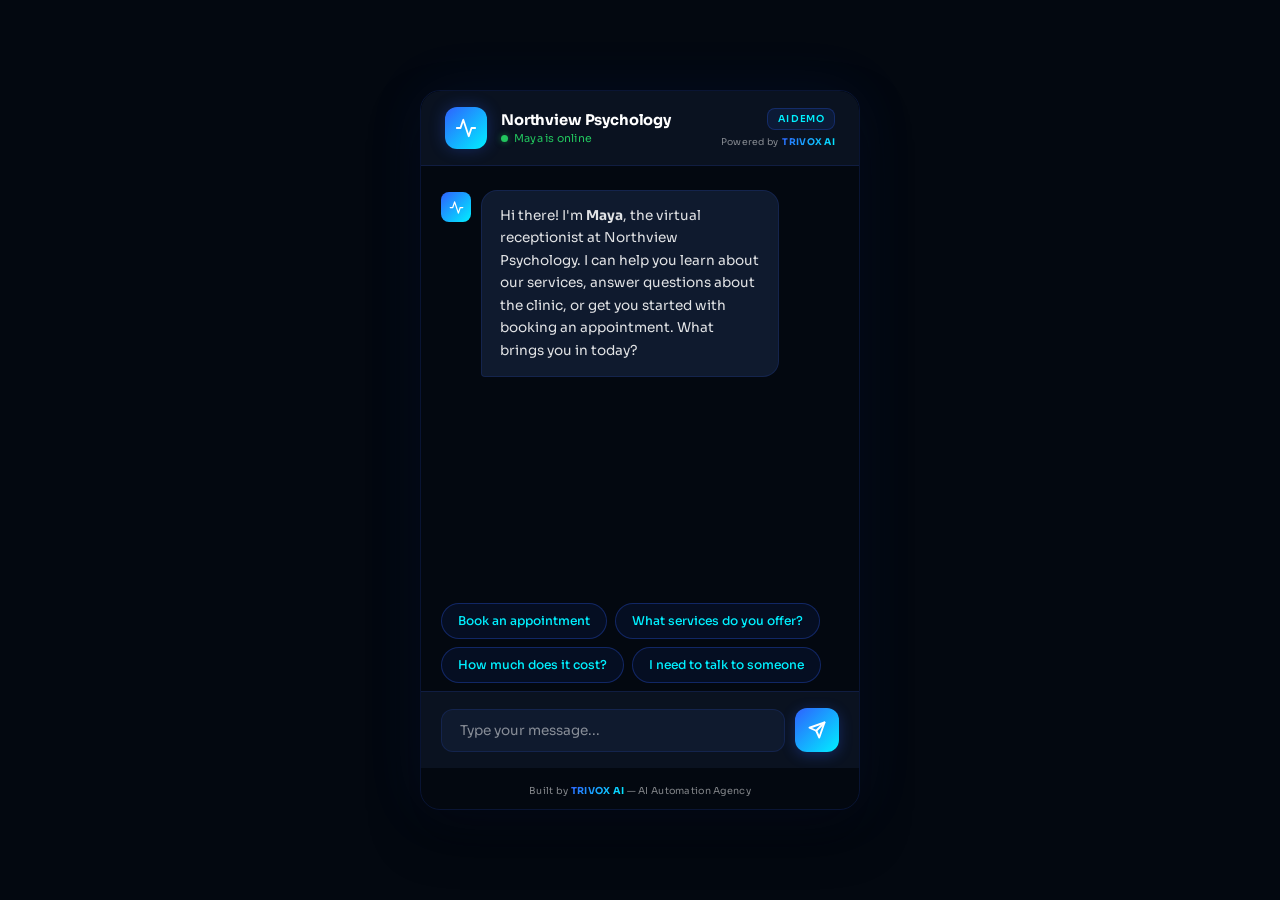
<file: clinic-chatbot.html>
<!DOCTYPE html>
<html lang="en">
<head>
    <meta charset="UTF-8">
    <meta name="viewport" content="width=device-width, initial-scale=1.0, maximum-scale=1.0, user-scalable=no">
    <title>Northview Psychology — AI Receptionist</title>
    <link rel="icon" type="image/png" sizes="32x32" href="assets/favicon.png">
    <link rel="preconnect" href="https://fonts.googleapis.com">
    <link rel="preconnect" href="https://fonts.gstatic.com" crossorigin>
    <link href="https://fonts.googleapis.com/css2?family=Sora:wght@300;400;500;600;700&display=swap" rel="stylesheet">
    <style>
        *, *::before, *::after { margin: 0; padding: 0; box-sizing: border-box; }

        :root {
            --bg: #030810;
            --surface: #0a1220;
            --surface-2: #0f1a2e;
            --blue: #2E61FE;
            --cyan: #00F0FF;
            --border: rgba(46, 97, 254, 0.15);
            --text: #ffffff;
            --text-muted: rgba(255,255,255,0.5);
            --green: #22C55E;
        }

        html, body {
            height: 100%;
            overflow: hidden;
        }

        body {
            font-family: 'Sora', sans-serif;
            background: var(--bg);
            color: var(--text);
            display: flex;
            flex-direction: column;
        }

        /* ═══════ HEADER ═══════ */
        .chat-header {
            padding: 16px 24px;
            background: var(--surface);
            border-bottom: 1px solid var(--border);
            display: flex;
            align-items: center;
            gap: 14px;
            flex-shrink: 0;
        }

        .chat-avatar {
            width: 42px;
            height: 42px;
            border-radius: 12px;
            background: linear-gradient(135deg, var(--blue), var(--cyan));
            display: flex;
            align-items: center;
            justify-content: center;
            flex-shrink: 0;
            box-shadow: 0 0 16px rgba(46, 97, 254, 0.3);
        }

        .chat-avatar svg { width: 22px; height: 22px; }

        .chat-header-info { flex: 1; }

        .chat-header-name {
            font-size: 0.92rem;
            font-weight: 700;
            letter-spacing: -0.01em;
        }

        .chat-header-status {
            display: flex;
            align-items: center;
            gap: 6px;
            margin-top: 2px;
        }

        .status-dot {
            width: 7px;
            height: 7px;
            border-radius: 50%;
            background: var(--green);
            box-shadow: 0 0 6px rgba(34, 197, 94, 0.5);
            animation: pulse 2s ease-in-out infinite;
        }

        @keyframes pulse {
            0%, 100% { opacity: 1; }
            50% { opacity: 0.5; }
        }

        .chat-header-status span {
            font-size: 0.68rem;
            font-weight: 400;
            color: var(--green);
            letter-spacing: 0.02em;
        }

        .chat-header-badge {
            padding: 4px 10px;
            background: rgba(46, 97, 254, 0.1);
            border: 1px solid rgba(46, 97, 254, 0.25);
            border-radius: 8px;
            font-size: 0.6rem;
            font-weight: 600;
            color: var(--cyan);
            letter-spacing: 0.04em;
            text-transform: uppercase;
        }

        .powered-by {
            font-size: 0.58rem;
            color: var(--text-muted);
            letter-spacing: 0.03em;
            display: flex;
            align-items: center;
            gap: 4px;
        }

        .powered-by strong {
            font-weight: 700;
            background: linear-gradient(135deg, var(--blue), var(--cyan));
            -webkit-background-clip: text;
            -webkit-text-fill-color: transparent;
            background-clip: text;
        }

        /* ═══════ MESSAGES AREA ═══════ */
        .chat-messages {
            flex: 1;
            overflow-y: auto;
            padding: 24px 20px;
            display: flex;
            flex-direction: column;
            gap: 16px;
            scroll-behavior: smooth;
        }

        .chat-messages::-webkit-scrollbar { width: 4px; }
        .chat-messages::-webkit-scrollbar-track { background: transparent; }
        .chat-messages::-webkit-scrollbar-thumb { background: rgba(46, 97, 254, 0.2); border-radius: 4px; }

        .msg {
            display: flex;
            gap: 10px;
            max-width: 85%;
            animation: msgIn 0.3s ease;
        }

        @keyframes msgIn {
            from { opacity: 0; transform: translateY(10px); }
            to { opacity: 1; transform: translateY(0); }
        }

        .msg--bot { align-self: flex-start; }
        .msg--user { align-self: flex-end; flex-direction: row-reverse; }

        .msg-avatar {
            width: 30px;
            height: 30px;
            border-radius: 8px;
            flex-shrink: 0;
            display: flex;
            align-items: center;
            justify-content: center;
            margin-top: 2px;
        }

        .msg--bot .msg-avatar {
            background: linear-gradient(135deg, var(--blue), var(--cyan));
        }

        .msg--user .msg-avatar {
            background: rgba(46, 97, 254, 0.2);
            border: 1px solid rgba(46, 97, 254, 0.3);
        }

        .msg-avatar svg { width: 15px; height: 15px; }

        .msg-bubble {
            padding: 14px 18px;
            border-radius: 16px;
            font-size: 0.85rem;
            line-height: 1.65;
            font-weight: 400;
        }

        .msg--bot .msg-bubble {
            background: var(--surface-2);
            border: 1px solid var(--border);
            border-bottom-left-radius: 4px;
            color: rgba(255,255,255,0.88);
        }

        .msg--user .msg-bubble {
            background: linear-gradient(135deg, var(--blue), #1a4bcc);
            border-bottom-right-radius: 4px;
            color: #fff;
        }

        /* Typing indicator */
        .typing {
            display: flex;
            gap: 4px;
            padding: 16px 20px;
        }

        .typing span {
            width: 7px;
            height: 7px;
            border-radius: 50%;
            background: rgba(255,255,255,0.3);
            animation: typeDot 1.4s ease-in-out infinite;
        }

        .typing span:nth-child(2) { animation-delay: 0.2s; }
        .typing span:nth-child(3) { animation-delay: 0.4s; }

        @keyframes typeDot {
            0%, 60%, 100% { transform: translateY(0); opacity: 0.3; }
            30% { transform: translateY(-6px); opacity: 1; }
        }

        /* Quick replies */
        .quick-replies {
            display: flex;
            flex-wrap: wrap;
            gap: 8px;
            padding: 0 20px 8px;
            animation: msgIn 0.4s ease;
        }

        .quick-btn {
            padding: 9px 16px;
            background: rgba(46, 97, 254, 0.08);
            border: 1px solid rgba(46, 97, 254, 0.3);
            border-radius: 20px;
            color: var(--cyan);
            font-family: 'Sora', sans-serif;
            font-size: 0.76rem;
            font-weight: 500;
            cursor: pointer;
            transition: all 0.2s ease;
            white-space: nowrap;
        }

        .quick-btn:hover {
            background: rgba(46, 97, 254, 0.18);
            border-color: var(--cyan);
            transform: translateY(-1px);
        }

        .quick-btn:active { transform: scale(0.97); }

        /* ═══════ INPUT AREA ═══════ */
        .chat-input-area {
            padding: 16px 20px;
            background: var(--surface);
            border-top: 1px solid var(--border);
            display: flex;
            gap: 10px;
            align-items: center;
            flex-shrink: 0;
        }

        .chat-input {
            flex: 1;
            padding: 12px 18px;
            background: var(--surface-2);
            border: 1px solid var(--border);
            border-radius: 12px;
            color: var(--text);
            font-family: 'Sora', sans-serif;
            font-size: 0.85rem;
            font-weight: 400;
            outline: none;
            transition: border-color 0.2s ease;
        }

        .chat-input::placeholder { color: var(--text-muted); }

        .chat-input:focus { border-color: var(--blue); }

        .chat-send {
            width: 44px;
            height: 44px;
            border-radius: 12px;
            background: linear-gradient(135deg, var(--blue), var(--cyan));
            border: none;
            cursor: pointer;
            display: flex;
            align-items: center;
            justify-content: center;
            flex-shrink: 0;
            transition: opacity 0.2s, transform 0.2s;
            box-shadow: 0 3px 14px rgba(46, 97, 254, 0.3);
        }

        .chat-send:hover { opacity: 0.9; transform: translateY(-1px); }
        .chat-send:active { transform: scale(0.95); }
        .chat-send:disabled { opacity: 0.4; cursor: not-allowed; transform: none; }

        .chat-send svg { width: 18px; height: 18px; }

        /* ═══════ FOOTER ═══════ */
        .chat-footer {
            padding: 10px 20px;
            text-align: center;
            flex-shrink: 0;
        }

        .chat-footer a {
            font-size: 0.6rem;
            color: var(--text-muted);
            text-decoration: none;
            letter-spacing: 0.03em;
            transition: color 0.2s;
        }

        .chat-footer a strong {
            font-weight: 700;
            background: linear-gradient(135deg, var(--blue), var(--cyan));
            -webkit-background-clip: text;
            -webkit-text-fill-color: transparent;
            background-clip: text;
        }

        .chat-footer a:hover { color: rgba(255,255,255,0.7); }

        /* ═══════ RESPONSIVE ═══════ */
        @media (min-width: 600px) {
            body {
                align-items: center;
                justify-content: center;
                padding: 24px;
                background: var(--bg);
            }

            .chat-container {
                width: 440px;
                height: min(720px, 90vh);
                border-radius: 20px;
                border: 1px solid var(--border);
                overflow: hidden;
                display: flex;
                flex-direction: column;
                box-shadow:
                    0 0 60px rgba(46, 97, 254, 0.08),
                    0 25px 50px rgba(0,0,0,0.4);
            }

            .chat-header { border-radius: 20px 20px 0 0; }
        }

        @media (max-width: 599px) {
            .chat-container {
                width: 100%;
                height: 100%;
                display: flex;
                flex-direction: column;
            }
        }
    </style>
</head>
<body>

<div class="chat-container">
    <!-- HEADER -->
    <div class="chat-header">
        <div class="chat-avatar">
            <svg viewBox="0 0 24 24" fill="none" stroke="white" stroke-width="2" stroke-linecap="round" stroke-linejoin="round">
                <path d="M22 12h-4l-3 9L9 3l-3 9H2"/>
            </svg>
        </div>
        <div class="chat-header-info">
            <div class="chat-header-name">Northview Psychology</div>
            <div class="chat-header-status">
                <div class="status-dot"></div>
                <span>Maya is online</span>
            </div>
        </div>
        <div style="display:flex;flex-direction:column;align-items:flex-end;gap:6px;">
            <div class="chat-header-badge">AI Demo</div>
            <div class="powered-by">Powered by <strong>TRIVOX AI</strong></div>
        </div>
    </div>

    <!-- MESSAGES -->
    <div class="chat-messages" id="messages"></div>

    <!-- QUICK REPLIES -->
    <div class="quick-replies" id="quickReplies"></div>

    <!-- INPUT -->
    <div class="chat-input-area">
        <input type="text" class="chat-input" id="chatInput" placeholder="Type your message..." autocomplete="off">
        <button class="chat-send" id="sendBtn" aria-label="Send">
            <svg viewBox="0 0 24 24" fill="none" stroke="white" stroke-width="2.5" stroke-linecap="round" stroke-linejoin="round">
                <line x1="22" y1="2" x2="11" y2="13"/>
                <polygon points="22 2 15 22 11 13 2 9 22 2"/>
            </svg>
        </button>
    </div>

    <!-- FOOTER -->
    <div class="chat-footer">
        <a href="https://trivox.ca" target="_blank">Built by <strong>TRIVOX AI</strong> — AI Automation Agency</a>
    </div>
</div>

<script>
    const messagesEl = document.getElementById('messages');
    const quickRepliesEl = document.getElementById('quickReplies');
    const chatInput = document.getElementById('chatInput');
    const sendBtn = document.getElementById('sendBtn');

    let isTyping = false;

    const BOT_AVATAR = `<div class="msg-avatar"><svg viewBox="0 0 24 24" fill="none" stroke="white" stroke-width="2" stroke-linecap="round" stroke-linejoin="round"><path d="M22 12h-4l-3 9L9 3l-3 9H2"/></svg></div>`;
    const USER_AVATAR = `<div class="msg-avatar"><svg viewBox="0 0 24 24" fill="none" stroke="white" stroke-width="2" stroke-linecap="round" stroke-linejoin="round"><path d="M20 21v-2a4 4 0 0 0-4-4H8a4 4 0 0 0-4 4v2"/><circle cx="12" cy="7" r="4"/></svg></div>`;

    function addMessage(text, sender) {
        const div = document.createElement('div');
        div.className = `msg msg--${sender}`;
        div.innerHTML = `${sender === 'bot' ? BOT_AVATAR : USER_AVATAR}<div class="msg-bubble">${text}</div>`;
        messagesEl.appendChild(div);
        messagesEl.scrollTop = messagesEl.scrollHeight;
    }

    function showTyping() {
        const div = document.createElement('div');
        div.className = 'msg msg--bot';
        div.id = 'typingIndicator';
        div.innerHTML = `${BOT_AVATAR}<div class="msg-bubble"><div class="typing"><span></span><span></span><span></span></div></div>`;
        messagesEl.appendChild(div);
        messagesEl.scrollTop = messagesEl.scrollHeight;
    }

    function removeTyping() { const el = document.getElementById('typingIndicator'); if (el) el.remove(); }

    function hideQuickReplies() { quickRepliesEl.innerHTML = ''; }

    function showQuickReplies(options) {
        quickRepliesEl.innerHTML = options.map(o => `<button class="quick-btn">${o}</button>`).join('');
        quickRepliesEl.querySelectorAll('.quick-btn').forEach(btn => {
            btn.addEventListener('click', () => sendMessage(btn.textContent));
        });
    }

    // ═══════════════════════════════════════════════════════
    // CONVERSATION STATE MACHINE
    // Tracks context, remembers what was discussed,
    // handles multi-turn booking flows, and responds
    // contextually based on the full conversation state.
    // ═══════════════════════════════════════════════════════

    const ctx = {
        state: 'idle',          // idle | booking_name | booking_type | booking_time | booking_slot | booking_confirm | post_booking
        name: '',
        serviceInterest: '',
        selectedDate: '',
        selectedTime: '',
        discussed: new Set(),
        turnCount: 0,
        lastTopic: '',
    };

    // ─── Real Date/Time Scheduling Engine ───
    const DAYS = ['Sunday','Monday','Tuesday','Wednesday','Thursday','Friday','Saturday'];
    const MONTHS = ['January','February','March','April','May','June','July','August','September','October','November','December'];

    // Slots: standard 9-5 Mon-Fri, extended Tue/Thu to 8pm
    const SLOT_TIMES = {
        morning:   ['9:00 AM', '9:30 AM', '10:00 AM', '10:30 AM', '11:00 AM', '11:30 AM'],
        afternoon: ['1:00 PM', '1:30 PM', '2:00 PM', '2:30 PM', '3:00 PM', '3:30 PM'],
        evening:   ['6:00 PM', '6:30 PM', '7:00 PM', '7:30 PM'],
    };

    // Seed random "taken" slots so it feels like a real calendar
    const takenSeed = Math.floor(Date.now() / 86400000);
    function pseudoRandom(seed) { let x = Math.sin(seed) * 10000; return x - Math.floor(x); }
    function isSlotTaken(dayOffset, slotIndex) { return pseudoRandom(takenSeed + dayOffset * 100 + slotIndex) < 0.35; }

    function formatDate(d) {
        return `${DAYS[d.getDay()]}, ${MONTHS[d.getMonth()]} ${d.getDate()}`;
    }

    function formatDateShort(d) {
        return `${DAYS[d.getDay()].slice(0,3)}, ${MONTHS[d.getMonth()].slice(0,3)} ${d.getDate()}`;
    }

    function getNextBusinessDays(count) {
        const days = [];
        const now = new Date();
        let d = new Date(now);
        d.setDate(d.getDate() + 1); // start from tomorrow
        while (days.length < count) {
            const dow = d.getDay();
            if (dow >= 1 && dow <= 5) { // Mon-Fri
                days.push(new Date(d));
            }
            d.setDate(d.getDate() + 1);
        }
        return days;
    }

    function getAvailableSlots(date) {
        const dow = date.getDay();
        const dayOffset = Math.floor((date - new Date()) / 86400000);
        const hasEvening = (dow === 2 || dow === 4); // Tue, Thu

        const slots = [];
        let idx = 0;

        ['morning', 'afternoon'].forEach(period => {
            SLOT_TIMES[period].forEach(time => {
                if (!isSlotTaken(dayOffset, idx)) {
                    slots.push({ time, period });
                }
                idx++;
            });
        });

        if (hasEvening) {
            SLOT_TIMES.evening.forEach(time => {
                if (!isSlotTaken(dayOffset, idx)) {
                    slots.push({ time, period: 'evening' });
                }
                idx++;
            });
        }

        return slots;
    }

    function buildDatePickerMessage() {
        const days = getNextBusinessDays(5);
        let html = `Which day works best for you, ${ctx.name}? Here are the next available dates:<br><br>`;
        days.forEach((d, i) => {
            const slots = getAvailableSlots(d);
            const morn = slots.filter(s => s.period === 'morning').length;
            const aft = slots.filter(s => s.period === 'afternoon').length;
            const eve = slots.filter(s => s.period === 'evening').length;
            const parts = [];
            if (morn) parts.push(`${morn} morning`);
            if (aft) parts.push(`${aft} afternoon`);
            if (eve) parts.push(`${eve} evening`);
            html += `📅 <strong>${formatDate(d)}</strong> — ${parts.join(', ')} slots<br>`;
        });
        html += `<br>Pick a day, or tell me your preference and I'll find the best fit.`;

        const quickDates = days.slice(0, 4).map(d => formatDateShort(d));
        return { html, quickDates };
    }

    function buildTimeSlotMessage(date) {
        const slots = getAvailableSlots(date);
        if (slots.length === 0) return { html: `Unfortunately, ${formatDate(date)} is fully booked. Would you like to try a different day?`, quickTimes: ['Pick another day'] };

        let html = `Here are the available times for <strong>${formatDate(date)}</strong>:<br><br>`;

        const morning = slots.filter(s => s.period === 'morning');
        const afternoon = slots.filter(s => s.period === 'afternoon');
        const evening = slots.filter(s => s.period === 'evening');

        if (morning.length) html += `🌅 <strong>Morning:</strong> ${morning.map(s => s.time).join(' · ')}<br>`;
        if (afternoon.length) html += `☀️ <strong>Afternoon:</strong> ${afternoon.map(s => s.time).join(' · ')}<br>`;
        if (evening.length) html += `🌙 <strong>Evening:</strong> ${evening.map(s => s.time).join(' · ')}<br>`;

        html += `<br>Which time works for you?`;

        // Pick 3-4 representative slots for quick replies
        const picks = [];
        if (morning.length) picks.push(morning[0].time);
        if (afternoon.length) picks.push(afternoon[0].time);
        if (evening.length) picks.push(evening[0].time);
        if (afternoon.length > 1) picks.push(afternoon[afternoon.length - 1].time);

        return { html, quickTimes: picks.slice(0, 4) };
    }

    function parseDateFromInput(input) {
        const m = input.toLowerCase();
        const days = getNextBusinessDays(10);

        // Match specific day names
        const dayMap = { mon: 1, tue: 2, wed: 3, thu: 4, fri: 5 };
        for (const [key, dow] of Object.entries(dayMap)) {
            if (m.includes(key)) {
                return days.find(d => d.getDay() === dow) || null;
            }
        }

        // Match quick reply format "Mon, Apr 2" etc
        for (const d of days) {
            if (m.includes(formatDateShort(d).toLowerCase())) return d;
            if (m.includes(d.getDate().toString()) && m.includes(MONTHS[d.getMonth()].toLowerCase().slice(0,3))) return d;
        }

        // "tomorrow"
        if (m.includes('tomorrow')) {
            const tom = new Date(); tom.setDate(tom.getDate() + 1);
            if (tom.getDay() >= 1 && tom.getDay() <= 5) return tom;
            return days[0]; // next business day
        }

        // "next week"
        if (m.includes('next week')) return days.find(d => d.getDay() === 1) || days[4]; // next monday

        // "this week"
        if (m.includes('this week')) return days[0];

        // Fallback: first available
        return days[0];
    }

    function parseTimeFromInput(input) {
        // Match times like "9:00 AM", "2:30 PM", "10 am", "3pm"
        const match = input.match(/(\d{1,2}):?(\d{2})?\s*(am|pm)/i);
        if (match) {
            let h = parseInt(match[1]);
            const min = match[2] || '00';
            const ampm = match[3].toUpperCase();
            return `${h}:${min} ${ampm}`;
        }
        return input.trim();
    }

    // Intent detection — returns the BEST intent for the message given current context
    function detectIntent(msg) {
        const m = msg.toLowerCase();

        // Crisis — always top priority
        if (/\b(suicid|kill myself|end it all|don'?t want to live|harm myself|self.?harm|crisis|emergency)\b/.test(m)) return 'crisis';

        // Context-aware: if we're in a booking flow, interpret input as booking data
        if (ctx.state === 'booking_name') return 'provide_name';
        if (ctx.state === 'booking_type') {
            // User might pick a service OR say something else
            if (/\b(individual|therapy|counseling|counsel|couples?|assessment|adhd|neuropsych|depress|anxi)\b/.test(m)) return 'provide_service';
            if (/\b(not sure|don'?t know|help me decide|recommend|which one|unsure)\b/.test(m)) return 'need_recommendation';
            return 'provide_service'; // treat free text as their concern
        }
        if (ctx.state === 'booking_time') return 'provide_date';
        if (ctx.state === 'booking_slot') return 'provide_time_slot';
        if (ctx.state === 'booking_confirm') {
            if (/\b(yes|yeah|yep|sure|confirm|perfect|great|looks good|correct|that'?s right)\b/.test(m)) return 'confirm_yes';
            if (/\b(no|change|wrong|different|actually|wait)\b/.test(m)) return 'confirm_no';
            return 'confirm_yes'; // default to yes for ambiguous
        }

        // Affirmative responses (yes, sure, ok) — context-dependent
        if (/^(yes|yeah|yep|sure|ok|okay|please|absolutely|definitely|let'?s do it|go ahead|sign me up)[\s!.]*$/i.test(m)) {
            if (ctx.lastTopic === 'services') return 'book';
            if (ctx.lastTopic === 'insurance') return 'book';
            if (ctx.lastTopic === 'anxiety' || ctx.lastTopic === 'couples' || ctx.lastTopic === 'assessment') return 'book';
            if (ctx.lastTopic === 'urgent') return 'book';
            return 'book'; // default: they want to proceed
        }

        // Negative / decline
        if (/^(no|nah|not really|no thanks|i'?m good|not now|maybe later)[\s!.]*$/i.test(m)) return 'decline';

        // Booking intent
        if (/\b(book|appointment|schedule|sign up|set up|reserve|slot|opening|available|availability|when can|see a therapist|see someone)\b/.test(m)) return 'book';

        // Time/availability questions (outside booking flow)
        if (/\b(time|when|hour|morning|afternoon|evening|today|tomorrow|this week|next week|monday|tuesday|wednesday|thursday|friday|saturday|weekend)\b/.test(m)) {
            if (ctx.discussed.has('booking_started')) return 'provide_time';
            return 'availability';
        }

        // Services
        if (/\b(service|offer|provide|what do you do|help with|specializ|treat|what kind|types of)\b/.test(m)) return 'services';

        // Insurance / cost
        if (/\b(insurance|cover|cost|price|fee|pay|afford|accept|ohip|benefit|how much|expensive|rate|sliding scale)\b/.test(m)) return 'insurance';

        // Talk to someone urgently
        if (/\b(talk to someone|speak.*someone|urgent|right away|asap|immediate|need help now|can'?t wait)\b/.test(m)) return 'urgent';

        // Anxiety / depression / mental health
        if (/\b(anxi|depress|stress|overwhelm|panic|worry|sad|burnout|lonely|mental health|struggling|not okay|feeling down|can'?t cope)\b/.test(m)) return 'anxiety';

        // Couples
        if (/\b(couple|relationship|partner|marriage|spouse|wife|husband|boyfriend|girlfriend|together|fighting|communication)\b/.test(m)) return 'couples';

        // Assessment / ADHD
        if (/\b(assess|adhd|evaluation|diagnos|testing|neuropsych|learning dis|autism|asd|cognitive)\b/.test(m)) return 'assessment';

        // Location / hours
        if (/\b(where|location|address|office|directions?|find you|parking|transit)\b/.test(m)) return 'location';
        if (/\b(hours?|open|close|weekend|saturday|sunday)\b/.test(m)) return 'hours';

        // Virtual / online
        if (/\b(virtual|online|remote|telehealth|video|zoom|phone|from home)\b/.test(m)) return 'virtual';

        // What to expect
        if (/\b(expect|first session|first time|how does it work|what happen|prepare|new patient|never been)\b/.test(m)) return 'expect';

        // Duration
        if (/\b(how long|duration|how many session|timeline|weeks|months|quick fix)\b/.test(m)) return 'duration';

        // Therapy types
        if (/\b(cbt|cognitive behav|dbt|therapy type|approach|method|emdr|psychodynamic)\b/.test(m)) return 'therapy_types';

        // Therapist info
        if (/\b(therapist|psychologist|counselor|doctor|who will|qualif|credential|experience|team)\b/.test(m)) return 'therapists';

        // Thanks / goodbye
        if (/\b(thank|thanks|bye|goodbye|that'?s all|that'?s it|no more|have a good|take care)\b/.test(m)) return 'goodbye';

        // Greetings
        if (/^(hi|hello|hey|good morning|good afternoon|good evening|sup|yo|hola)[\s!.]*$/i.test(m)) return 'greeting';

        // How are you / small talk
        if (/\b(how are you|what'?s up|how'?s it going)\b/.test(m)) return 'smalltalk';

        // Catch questions about the bot
        if (/\b(are you real|are you a bot|are you ai|human|real person|are you a person)\b/.test(m)) return 'about_bot';

        return 'unknown';
    }

    // Generate response based on intent + conversation context
    function getReply(input) {
        const intent = detectIntent(input);
        ctx.turnCount++;

        let text = '';
        let quickReplies = null;

        switch (intent) {

        case 'crisis':
            text = "I hear you, and I want you to know that you're not alone. Please reach out to the <strong>988 Suicide & Crisis Lifeline</strong> — call or text <strong>988</strong>, available 24/7. If you're in immediate danger, call 911. Our clinical team is also here for you whenever you're ready to talk.";
            quickReplies = ['I want to book a session', 'Tell me about your services'];
            break;

        case 'greeting':
            text = "Hey there! Welcome to Northview Psychology. I'm Maya, your virtual receptionist. I can help you learn about our services, answer your questions, or get you set up with an appointment. What brings you in today?";
            quickReplies = ['I want to book a session', 'What services do you offer?', 'How much does it cost?', 'I need to talk to someone'];
            break;

        case 'smalltalk':
            text = "I'm doing great, thanks for asking! More importantly — how can I help you today? Whether you have questions about our clinic or want to set something up, I'm here for you.";
            quickReplies = ['I want to book a session', 'What services do you offer?'];
            break;

        case 'about_bot':
            text = "I'm Maya, an AI receptionist powered by TRIVOX AI. I'm here to help you navigate Northview Psychology's services, answer your questions, and get you started with booking. For clinical questions, our licensed psychologists will be your go-to!";
            quickReplies = ['Book an appointment', 'What services do you offer?'];
            break;

        case 'book':
            ctx.state = 'booking_name';
            ctx.discussed.add('booking_started');
            ctx.lastTopic = 'booking';
            text = "I'd love to help you book a session! Let's get you set up. First — what's your name?";
            break;

        case 'provide_name':
            ctx.name = input.trim().replace(/^(my name is |i'm |i am |it's |call me )/i, '').replace(/[.!]$/, '').trim();
            // Capitalize first letter of each word
            ctx.name = ctx.name.split(' ').map(w => w.charAt(0).toUpperCase() + w.slice(1).toLowerCase()).join(' ');
            ctx.state = 'booking_type';
            text = `Nice to meet you, ${ctx.name}! What are you looking to come in for? For example: individual therapy, couples counseling, a psychological assessment — or if you're not sure, just tell me what you're going through and I'll point you in the right direction.`;
            quickReplies = ['Individual therapy', 'Couples counseling', 'Psychological assessment', "I'm not sure yet"];
            break;

        case 'provide_service':
            ctx.serviceInterest = input.trim();
            ctx.state = 'booking_time';
            const m = input.toLowerCase();
            let service = ctx.serviceInterest;
            if (/individual|therapy|depress|anxi|stress|trauma/.test(m)) service = 'Individual Therapy';
            else if (/couple|relationship|partner|marriage/.test(m)) service = 'Couples Counseling';
            else if (/assess|adhd|neuropsych|testing|diagnos|autism/.test(m)) service = 'Psychological Assessment';
            else service = 'Individual Therapy';
            ctx.serviceInterest = service;
            const duration = service === 'Couples Counseling' ? '75 min' : '50 min';
            const datePicker = buildDatePickerMessage();
            text = `Great — I'll set you up for <strong>${service}</strong> (${duration} session).<br><br>${datePicker.html}`;
            quickReplies = datePicker.quickDates;
            break;

        case 'need_recommendation':
            ctx.state = 'booking_type';
            text = `No worries at all, ${ctx.name} — that's completely normal. Can you tell me a little about what's been going on? For example, are you dealing with stress or anxiety, relationship challenges, difficulty focusing, or something else? That'll help me point you to the right service.`;
            break;

        case 'provide_date': {
            const pickedDate = parseDateFromInput(input);
            ctx.selectedDate = pickedDate;
            ctx.state = 'booking_slot';
            const slotInfo = buildTimeSlotMessage(pickedDate);
            text = slotInfo.html;
            quickReplies = slotInfo.quickTimes;
            break;
        }

        case 'provide_time_slot': {
            ctx.selectedTime = parseTimeFromInput(input);
            if (input.toLowerCase().includes('another day') || input.toLowerCase().includes('pick another') || input.toLowerCase().includes('different day')) {
                ctx.state = 'booking_time';
                const dp = buildDatePickerMessage();
                text = `No problem! Let's pick a different day:<br><br>${dp.html}`;
                quickReplies = dp.quickDates;
                break;
            }
            ctx.state = 'booking_confirm';
            const dateStr = formatDate(ctx.selectedDate);
            const yr = ctx.selectedDate.getFullYear();
            text = `Perfect! Let me confirm your appointment:<br><br>
                📋 <strong>Patient:</strong> ${ctx.name}<br>
                🧠 <strong>Service:</strong> ${ctx.serviceInterest}<br>
                📅 <strong>Date:</strong> ${dateStr}, ${yr}<br>
                🕐 <strong>Time:</strong> ${ctx.selectedTime}<br>
                📍 <strong>Location:</strong> 320 Danforth Ave, Suite 210, Toronto<br><br>
                Shall I confirm this booking?`;
            quickReplies = ['Yes, confirm my booking', 'Change the time', 'Change the date'];
            break;
        }

        case 'confirm_yes': {
            ctx.state = 'post_booking';
            ctx.discussed.add('booked');
            const confDate = formatDate(ctx.selectedDate);
            const confYear = ctx.selectedDate.getFullYear();
            text = `Your appointment is confirmed! 🎉<br><br>
                ✅ <strong>${ctx.serviceInterest}</strong><br>
                📅 ${confDate}, ${confYear} at <strong>${ctx.selectedTime}</strong><br>
                📍 320 Danforth Ave, Suite 210, Toronto<br><br>
                ${ctx.name}, you'll receive a confirmation email shortly with intake forms and preparation details. Our team may also call to introduce your assigned therapist. Is there anything else I can help with?`;
            quickReplies = ['What should I expect?', 'Do you accept insurance?', "That's all, thanks!"];
            break;
        }

        case 'confirm_no': {
            const changeInput = input.toLowerCase();
            if (/time|slot|hour/.test(changeInput)) {
                ctx.state = 'booking_slot';
                const slotInfo2 = buildTimeSlotMessage(ctx.selectedDate);
                text = `Sure, let's pick a different time on <strong>${formatDate(ctx.selectedDate)}</strong>:<br><br>${slotInfo2.html}`;
                quickReplies = slotInfo2.quickTimes;
            } else if (/date|day/.test(changeInput)) {
                ctx.state = 'booking_time';
                const dp2 = buildDatePickerMessage();
                text = `No problem! Let's pick a different day:<br><br>${dp2.html}`;
                quickReplies = dp2.quickDates;
            } else if (/service|type/.test(changeInput)) {
                ctx.state = 'booking_type';
                text = `Sure thing! What service would you like instead?`;
                quickReplies = ['Individual therapy', 'Couples counseling', 'Psychological assessment'];
            } else {
                ctx.state = 'booking_type';
                text = `No problem! What would you like to change — the service, the date, or the time?`;
                quickReplies = ['Change the service', 'Change the date', 'Change the time'];
            }
            break;
        }

        case 'availability': {
            ctx.lastTopic = 'availability';
            const avDays = getNextBusinessDays(3);
            const avSummary = avDays.map(d => {
                const s = getAvailableSlots(d);
                return `<strong>${formatDateShort(d)}</strong>: ${s.length} slots open`;
            }).join('<br>');
            text = `Here's our current availability:<br><br>${avSummary}<br><br>We're open Monday–Friday 9am–6pm, with extended evening hours on Tuesdays & Thursdays. Would you like to book a specific time?`;
            quickReplies = ['Yes, book me in', 'Do you offer virtual sessions?'];
            break;
        }

        case 'services':
            ctx.lastTopic = 'services';
            ctx.discussed.add('services');
            text = `Here's what we offer at Northview Psychology:<br><br>
                🧠 <strong>Individual Therapy</strong> — anxiety, depression, trauma, life transitions, burnout<br>
                💑 <strong>Couples Counseling</strong> — communication, conflict, intimacy, pre-marital<br>
                📋 <strong>Psychological Assessments</strong> — ADHD, learning disabilities, diagnostic evals<br>
                🔬 <strong>Neuropsychological Evaluations</strong> — memory, cognition, brain injury<br><br>
                All sessions are available in-person or virtually. Which one sounds like what you're looking for?`;
            quickReplies = ['Individual therapy', 'Couples counseling', 'Assessments', 'How much does it cost?'];
            break;

        case 'insurance':
            ctx.lastTopic = 'insurance';
            ctx.discussed.add('insurance');
            text = `Great question! Here's a quick breakdown:<br><br>
                <strong>Individual Therapy:</strong> $200/session (50 min)<br>
                <strong>Couples Counseling:</strong> $250/session (75 min)<br>
                <strong>Assessments:</strong> starting at $2,500<br><br>
                We accept most major insurance plans, and sessions are covered under <strong>registered psychologist benefits</strong>. We also offer a <strong>free 15-minute consultation</strong> so you can meet your therapist first. Would you like to book one?`;
            quickReplies = ['Book a free consultation', 'What services do you offer?', 'Do you offer virtual?'];
            break;

        case 'urgent':
            ctx.lastTopic = 'urgent';
            text = `I understand you need to speak with someone soon, and I want to make sure you get the support you need. Our next available appointment is typically within 1-2 business days, and I can flag your request as <strong>priority</strong>. If this is a mental health emergency, please call 988 or go to your nearest emergency room. Would you like me to set up a priority appointment?`;
            quickReplies = ['Yes, priority appointment please', 'Tell me more about your services'];
            break;

        case 'anxiety':
            ctx.lastTopic = 'anxiety';
            ctx.discussed.add('anxiety');
            text = `I'm really glad you're reaching out — it takes strength to take that first step. Our therapists specialize in anxiety and depression treatment using proven approaches like <strong>CBT</strong> (Cognitive Behavioral Therapy) and <strong>DBT</strong> (Dialectical Behavior Therapy). Many clients notice meaningful progress within 6-8 sessions. Would you like to book an initial session?`;
            quickReplies = ['Yes, book a session', 'How much does it cost?', 'What is CBT?'];
            break;

        case 'couples':
            ctx.lastTopic = 'couples';
            ctx.discussed.add('couples');
            text = `Our couples counseling program helps partners strengthen communication, work through conflict, and rebuild trust. Sessions are 75 minutes, and our therapists use the <strong>Gottman Method</strong> and <strong>Emotionally Focused Therapy (EFT)</strong> — both backed by decades of research. Would you like to schedule a session for you and your partner?`;
            quickReplies = ['Book for us', 'How much is it?', 'Do you offer virtual?'];
            break;

        case 'assessment':
            ctx.lastTopic = 'assessment';
            ctx.discussed.add('assessment');
            text = `We provide comprehensive assessments for <strong>ADHD</strong>, learning disabilities, autism spectrum, and cognitive functioning. The process includes an intake interview, standardized testing across 1-2 sessions, and a detailed report with recommendations you can share with schools, employers, or doctors. Assessments start at $2,500. Want me to get you started?`;
            quickReplies = ['Book an assessment', 'Do you accept insurance?', 'How long does it take?'];
            break;

        case 'location':
            ctx.lastTopic = 'location';
            ctx.discussed.add('location');
            text = `We're located at <strong>320 Danforth Ave, Suite 210, Toronto ON</strong>, right near Broadview station. Street parking is available, and there's a Green P lot one block east. The building has elevator access and is fully wheelchair accessible.`;
            quickReplies = ['What are your hours?', 'Book an appointment', 'Do you offer virtual?'];
            break;

        case 'hours':
            ctx.lastTopic = 'hours';
            text = `Our hours are:<br><br>
                <strong>Monday–Friday:</strong> 9:00am – 6:00pm<br>
                <strong>Tues & Thurs:</strong> Extended until 8:00pm<br>
                <strong>Weekends:</strong> Closed (virtual sessions by request)<br><br>
                Would you like to book a session?`;
            quickReplies = ['Book an appointment', 'Where are you located?'];
            break;

        case 'virtual':
            ctx.lastTopic = 'virtual';
            ctx.discussed.add('virtual');
            text = `Absolutely! We offer secure video sessions through our <strong>PHIPA-compliant telehealth platform</strong>. It works on any device — no app needed. Virtual therapy is just as effective as in-person for most services, and it's available for clients across Ontario. Same pricing and session lengths apply. Want to book a virtual session?`;
            quickReplies = ['Book a virtual session', 'What services do you offer?'];
            break;

        case 'expect':
            ctx.lastTopic = 'expect';
            text = `Here's what your first session looks like:<br><br>
                1️⃣ You'll fill out a brief intake form beforehand (emailed to you)<br>
                2️⃣ Your therapist will spend the session getting to know you — your background, what's brought you in, and your goals<br>
                3️⃣ Together, you'll create a personalized plan for moving forward<br><br>
                There's no pressure to share more than you're comfortable with. Sessions are 50 minutes. Most clients say they feel relieved just after the first one.`;
            quickReplies = ctx.discussed.has('booked') ? ["That's helpful, thanks!", 'How long is treatment usually?'] : ['Book my first session', 'How much does it cost?'];
            break;

        case 'duration':
            ctx.lastTopic = 'duration';
            text = `It really depends on your needs and goals. Here's a general guide:<br><br>
                <strong>Short-term (6-12 sessions):</strong> Specific issues like anxiety, stress, adjustment<br>
                <strong>Medium-term (3-6 months):</strong> Depression, relationship issues, trauma processing<br>
                <strong>Ongoing:</strong> Complex concerns, personal growth, long-term support<br><br>
                Your therapist will check in with you regularly and adjust the plan. There's never any pressure to commit to a set number of sessions.`;
            quickReplies = ['Book an appointment', 'What services do you offer?'];
            break;

        case 'therapy_types':
            ctx.lastTopic = 'therapy_types';
            text = `Our team uses several evidence-based approaches, matched to your specific needs:<br><br>
                <strong>CBT</strong> — Identifies and changes negative thought patterns. Great for anxiety and depression.<br>
                <strong>DBT</strong> — Builds emotional regulation skills. Effective for intense emotions and self-harm.<br>
                <strong>EFT</strong> — Strengthens emotional bonds. Primarily used in couples therapy.<br>
                <strong>EMDR</strong> — Processes traumatic memories. Highly effective for PTSD.<br><br>
                Your therapist will discuss the best fit during your first session.`;
            quickReplies = ['Book an appointment', 'Tell me about your therapists'];
            break;

        case 'therapists':
            ctx.lastTopic = 'therapists';
            text = `Our team includes licensed <strong>Clinical Psychologists (Ph.D. & Psy.D.)</strong> and <strong>Registered Psychotherapists</strong>, all with 5+ years of clinical experience. Each therapist has specialized training in their areas of focus. During booking, we'll match you with the best fit based on your needs and preferences.`;
            quickReplies = ['Book an appointment', 'What services do you offer?'];
            break;

        case 'goodbye':
            ctx.state = 'idle';
            const name = ctx.name ? `, ${ctx.name}` : '';
            text = `You're very welcome${name}! Don't hesitate to come back anytime you have questions. Northview Psychology is here for you. Take care! 💙`;
            break;

        case 'decline':
            text = `No worries at all! If you change your mind or have any other questions down the line, I'm always here. Is there anything else you'd like to know about the clinic?`;
            quickReplies = ['What services do you offer?', 'Where are you located?', "No, I'm good"];
            break;

        default:
            // Contextual fallback — connect to last topic or booking
            if (ctx.discussed.has('booking_started') && !ctx.discussed.has('booked')) {
                text = `I want to make sure I help you properly. Were you looking to continue with the booking, or did you have a different question? I'm happy to help either way.`;
                quickReplies = ['Continue booking', 'I have a question'];
            } else {
                text = `I appreciate you asking! That's a bit outside what I can cover in detail, but our team would be happy to answer that during a free 15-minute consultation. Want me to set one up? Or I can help with info about our services, pricing, or booking.`;
                quickReplies = ['Book a free consultation', 'What services do you offer?', 'How much does it cost?'];
            }
            break;
        }

        ctx.lastTopic = ctx.lastTopic || intent;
        return { text, quickReplies };
    }

    async function sendMessage(text) {
        if (isTyping || !text.trim()) return;

        hideQuickReplies();
        addMessage(text, 'user');
        chatInput.value = '';
        isTyping = true;
        sendBtn.disabled = true;
        showTyping();

        // Typing delay scales with response length (feels natural)
        const response = getReply(text);
        const baseDelay = 600;
        const charDelay = Math.min(response.text.length * 3, 1400);
        const delay = baseDelay + charDelay * (0.5 + Math.random() * 0.5);

        setTimeout(() => {
            removeTyping();
            addMessage(response.text, 'bot');
            if (response.quickReplies) {
                setTimeout(() => showQuickReplies(response.quickReplies), 300);
            }
            isTyping = false;
            sendBtn.disabled = false;
            chatInput.focus();
        }, delay);
    }

    sendBtn.addEventListener('click', () => sendMessage(chatInput.value));
    chatInput.addEventListener('keydown', (e) => {
        if (e.key === 'Enter' && !e.shiftKey) { e.preventDefault(); sendMessage(chatInput.value); }
    });

    // Initial greeting
    setTimeout(() => {
        addMessage("Hi there! I'm <strong>Maya</strong>, the virtual receptionist at Northview Psychology. I can help you learn about our services, answer questions about the clinic, or get you started with booking an appointment. What brings you in today?", 'bot');
        setTimeout(() => {
            showQuickReplies(['Book an appointment', 'What services do you offer?', 'How much does it cost?', 'I need to talk to someone']);
        }, 400);
    }, 600);
</script>

</body>
</html>
</file>
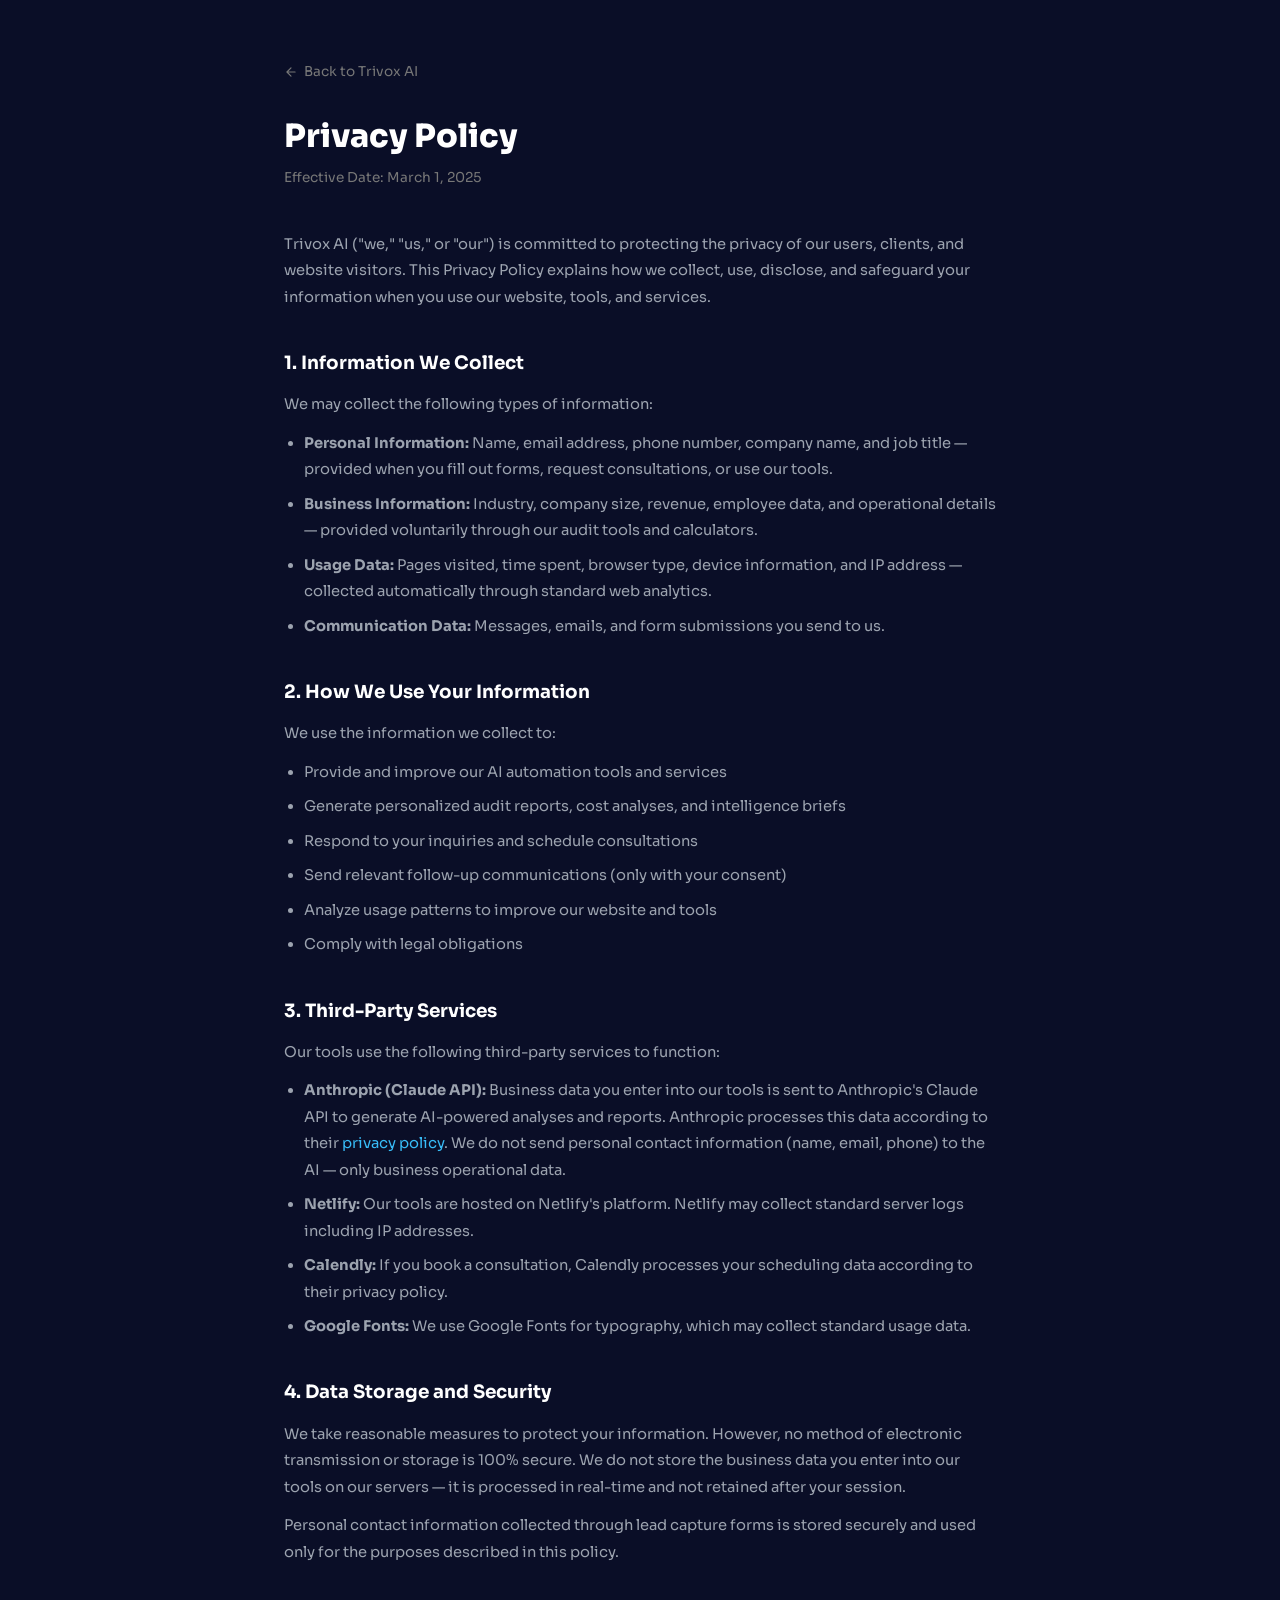
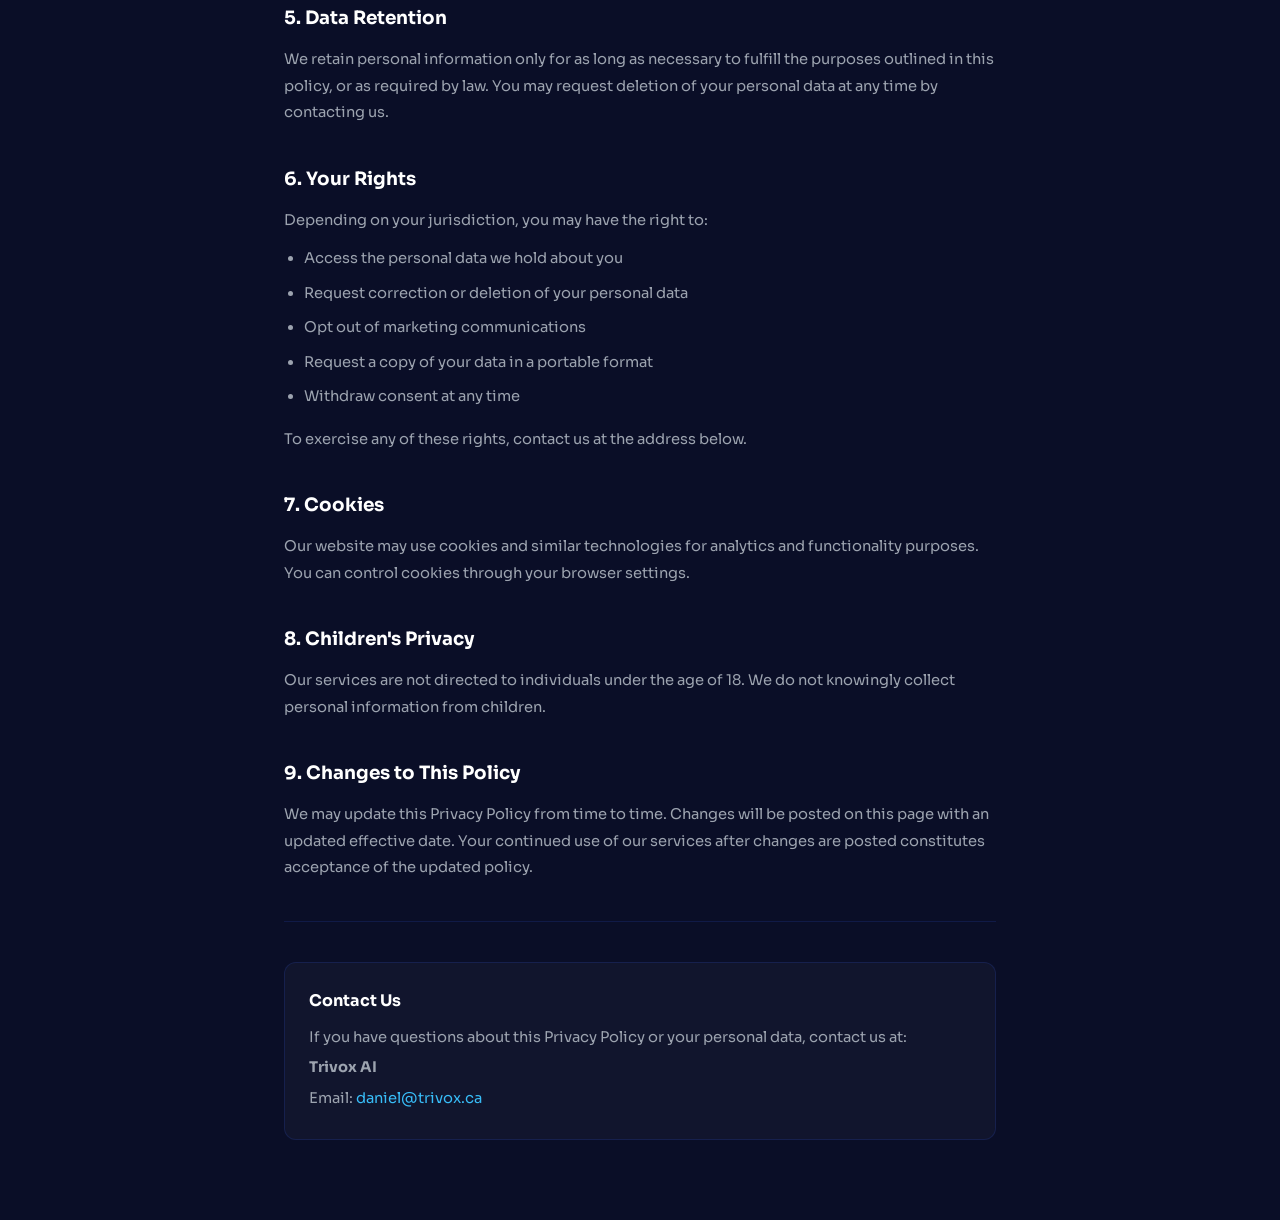
<file: privacy.html>
<!DOCTYPE html>
<html lang="en">
<head>
  <meta charset="UTF-8"/>
  <meta name="viewport" content="width=device-width, initial-scale=1.0"/>
  <title>Trivox AI — Privacy Policy</title>
  <link rel="icon" type="image/png" sizes="32x32" href="assets/favicon.png">
  <link rel="preconnect" href="https://fonts.googleapis.com"/>
  <link rel="preconnect" href="https://fonts.gstatic.com" crossorigin/>
  <link href="https://fonts.googleapis.com/css2?family=Sora:wght@300;400;500;600;700;800&display=swap" rel="stylesheet"/>
  <style>
    *,*::before,*::after{margin:0;padding:0;box-sizing:border-box}
    html,body{font-family:'Sora',system-ui,sans-serif;background:#0a0e27;color:#d1d5db;-webkit-font-smoothing:antialiased;line-height:1.8}
    .wrap{max-width:760px;margin:0 auto;padding:60px 24px 80px}
    a{color:#38BDF8;text-decoration:none}
    a:hover{text-decoration:underline}
    .back{display:inline-flex;align-items:center;gap:6px;font-size:0.85rem;color:#777;margin-bottom:32px;transition:color 0.2s}
    .back:hover{color:#38BDF8;text-decoration:none}
    h1{font-size:2rem;font-weight:800;color:#fff;margin-bottom:8px;line-height:1.3}
    .effective{font-size:0.85rem;color:#777;margin-bottom:40px}
    h2{font-size:1.15rem;font-weight:700;color:#fff;margin-top:36px;margin-bottom:12px}
    p,li{font-size:0.92rem;color:#9ca3af;margin-bottom:12px}
    ul{padding-left:20px;margin-bottom:16px}
    li{margin-bottom:8px}
    .divider{width:100%;height:1px;background:rgba(46,97,254,0.15);margin:40px 0}
    .contact{background:rgba(255,255,255,0.03);border:1px solid rgba(46,97,254,0.15);border-radius:12px;padding:24px;margin-top:32px}
    .contact h3{font-size:1rem;font-weight:700;color:#fff;margin-bottom:8px}
    .contact p{color:#9ca3af;margin-bottom:4px}
  </style>
</head>
<body>
  <div class="wrap">
    <a href="index.html" class="back"><svg width="14" height="14" viewBox="0 0 24 24" fill="none" stroke="currentColor" stroke-width="2" stroke-linecap="round" stroke-linejoin="round"><path d="M19 12H5M12 19l-7-7 7-7"/></svg> Back to Trivox AI</a>

    <h1>Privacy Policy</h1>
    <p class="effective">Effective Date: March 1, 2025</p>

    <p>Trivox AI ("we," "us," or "our") is committed to protecting the privacy of our users, clients, and website visitors. This Privacy Policy explains how we collect, use, disclose, and safeguard your information when you use our website, tools, and services.</p>

    <h2>1. Information We Collect</h2>
    <p>We may collect the following types of information:</p>
    <ul>
      <li><strong>Personal Information:</strong> Name, email address, phone number, company name, and job title — provided when you fill out forms, request consultations, or use our tools.</li>
      <li><strong>Business Information:</strong> Industry, company size, revenue, employee data, and operational details — provided voluntarily through our audit tools and calculators.</li>
      <li><strong>Usage Data:</strong> Pages visited, time spent, browser type, device information, and IP address — collected automatically through standard web analytics.</li>
      <li><strong>Communication Data:</strong> Messages, emails, and form submissions you send to us.</li>
    </ul>

    <h2>2. How We Use Your Information</h2>
    <p>We use the information we collect to:</p>
    <ul>
      <li>Provide and improve our AI automation tools and services</li>
      <li>Generate personalized audit reports, cost analyses, and intelligence briefs</li>
      <li>Respond to your inquiries and schedule consultations</li>
      <li>Send relevant follow-up communications (only with your consent)</li>
      <li>Analyze usage patterns to improve our website and tools</li>
      <li>Comply with legal obligations</li>
    </ul>

    <h2>3. Third-Party Services</h2>
    <p>Our tools use the following third-party services to function:</p>
    <ul>
      <li><strong>Anthropic (Claude API):</strong> Business data you enter into our tools is sent to Anthropic's Claude API to generate AI-powered analyses and reports. Anthropic processes this data according to their <a href="https://www.anthropic.com/privacy" target="_blank" rel="noopener">privacy policy</a>. We do not send personal contact information (name, email, phone) to the AI — only business operational data.</li>
      <li><strong>Netlify:</strong> Our tools are hosted on Netlify's platform. Netlify may collect standard server logs including IP addresses.</li>
      <li><strong>Calendly:</strong> If you book a consultation, Calendly processes your scheduling data according to their privacy policy.</li>
      <li><strong>Google Fonts:</strong> We use Google Fonts for typography, which may collect standard usage data.</li>
    </ul>

    <h2>4. Data Storage and Security</h2>
    <p>We take reasonable measures to protect your information. However, no method of electronic transmission or storage is 100% secure. We do not store the business data you enter into our tools on our servers — it is processed in real-time and not retained after your session.</p>
    <p>Personal contact information collected through lead capture forms is stored securely and used only for the purposes described in this policy.</p>

    <h2>5. Data Retention</h2>
    <p>We retain personal information only for as long as necessary to fulfill the purposes outlined in this policy, or as required by law. You may request deletion of your personal data at any time by contacting us.</p>

    <h2>6. Your Rights</h2>
    <p>Depending on your jurisdiction, you may have the right to:</p>
    <ul>
      <li>Access the personal data we hold about you</li>
      <li>Request correction or deletion of your personal data</li>
      <li>Opt out of marketing communications</li>
      <li>Request a copy of your data in a portable format</li>
      <li>Withdraw consent at any time</li>
    </ul>
    <p>To exercise any of these rights, contact us at the address below.</p>

    <h2>7. Cookies</h2>
    <p>Our website may use cookies and similar technologies for analytics and functionality purposes. You can control cookies through your browser settings.</p>

    <h2>8. Children's Privacy</h2>
    <p>Our services are not directed to individuals under the age of 18. We do not knowingly collect personal information from children.</p>

    <h2>9. Changes to This Policy</h2>
    <p>We may update this Privacy Policy from time to time. Changes will be posted on this page with an updated effective date. Your continued use of our services after changes are posted constitutes acceptance of the updated policy.</p>

    <div class="divider"></div>

    <div class="contact">
      <h3>Contact Us</h3>
      <p>If you have questions about this Privacy Policy or your personal data, contact us at:</p>
      <p><strong>Trivox AI</strong></p>
      <p>Email: <a href="mailto:daniel@trivox.ca">daniel@trivox.ca</a></p>
    </div>
  </div>
</body>
</html>
</file>
